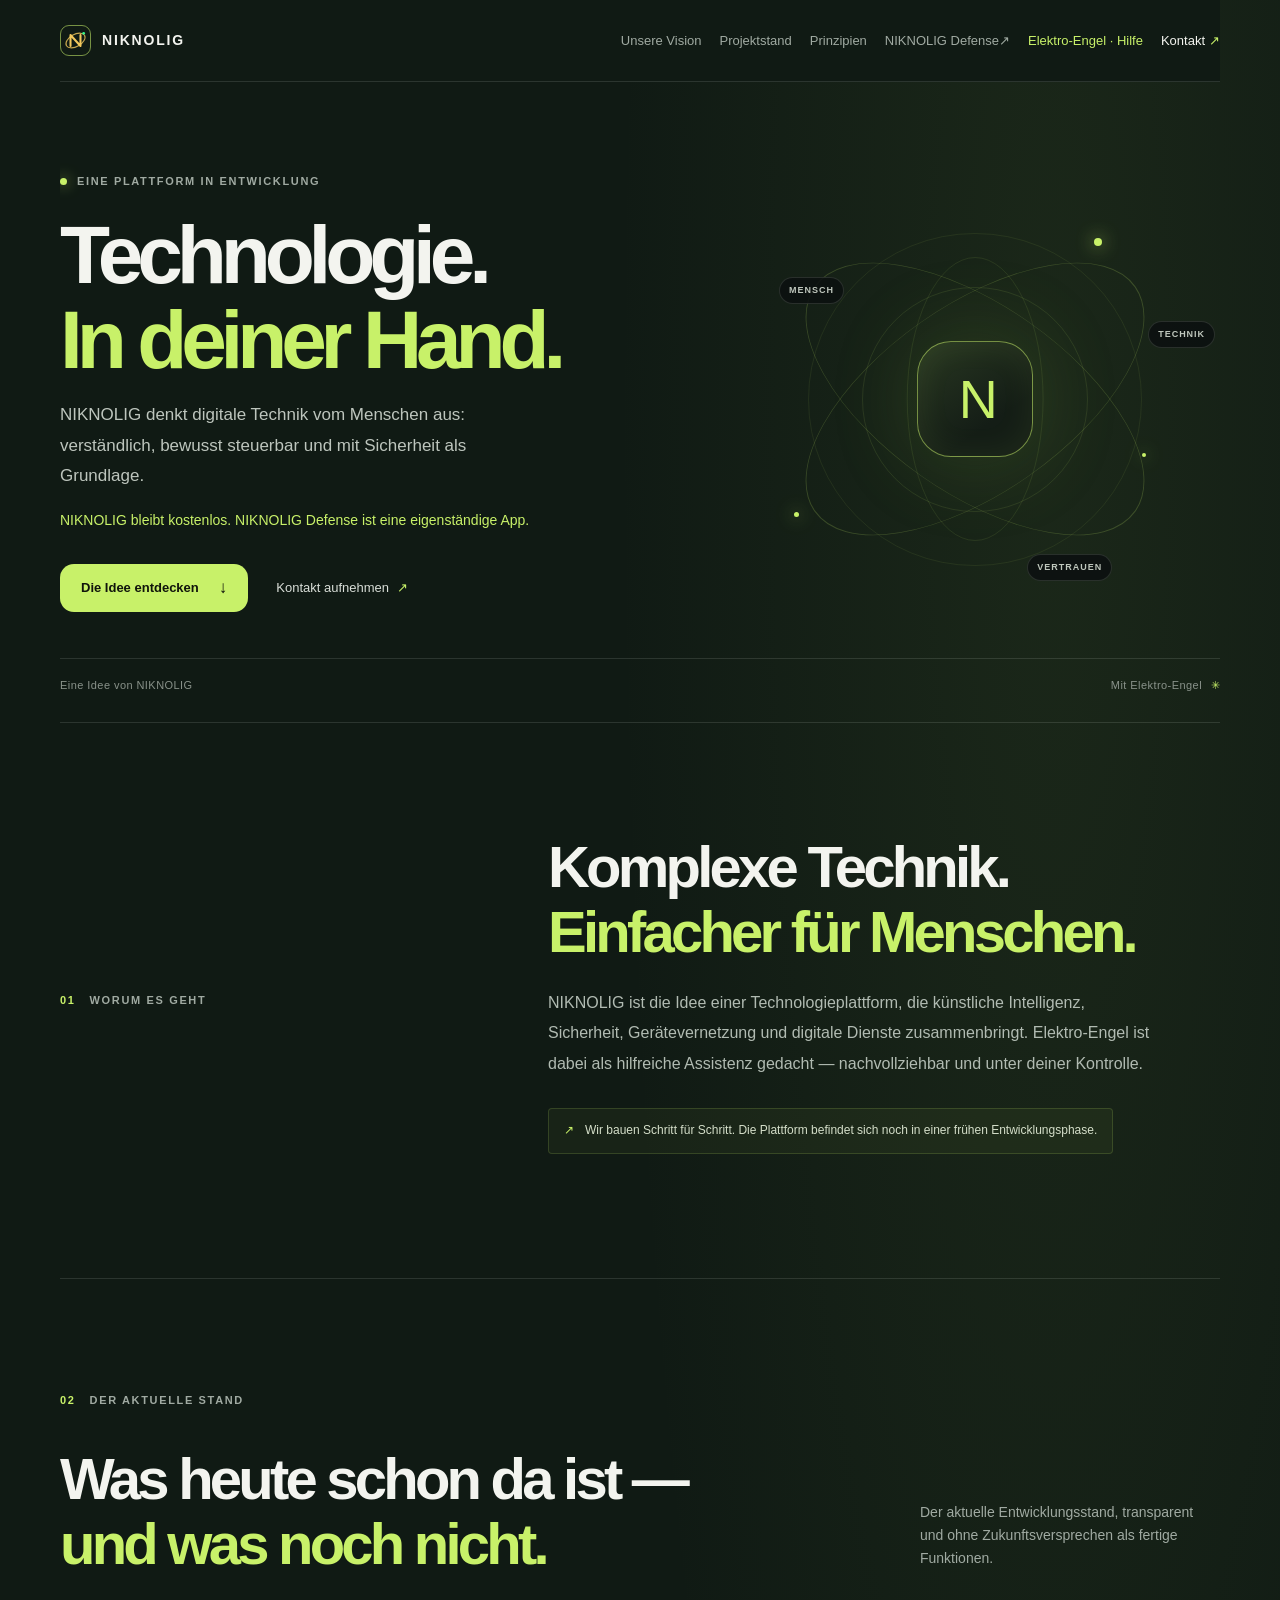
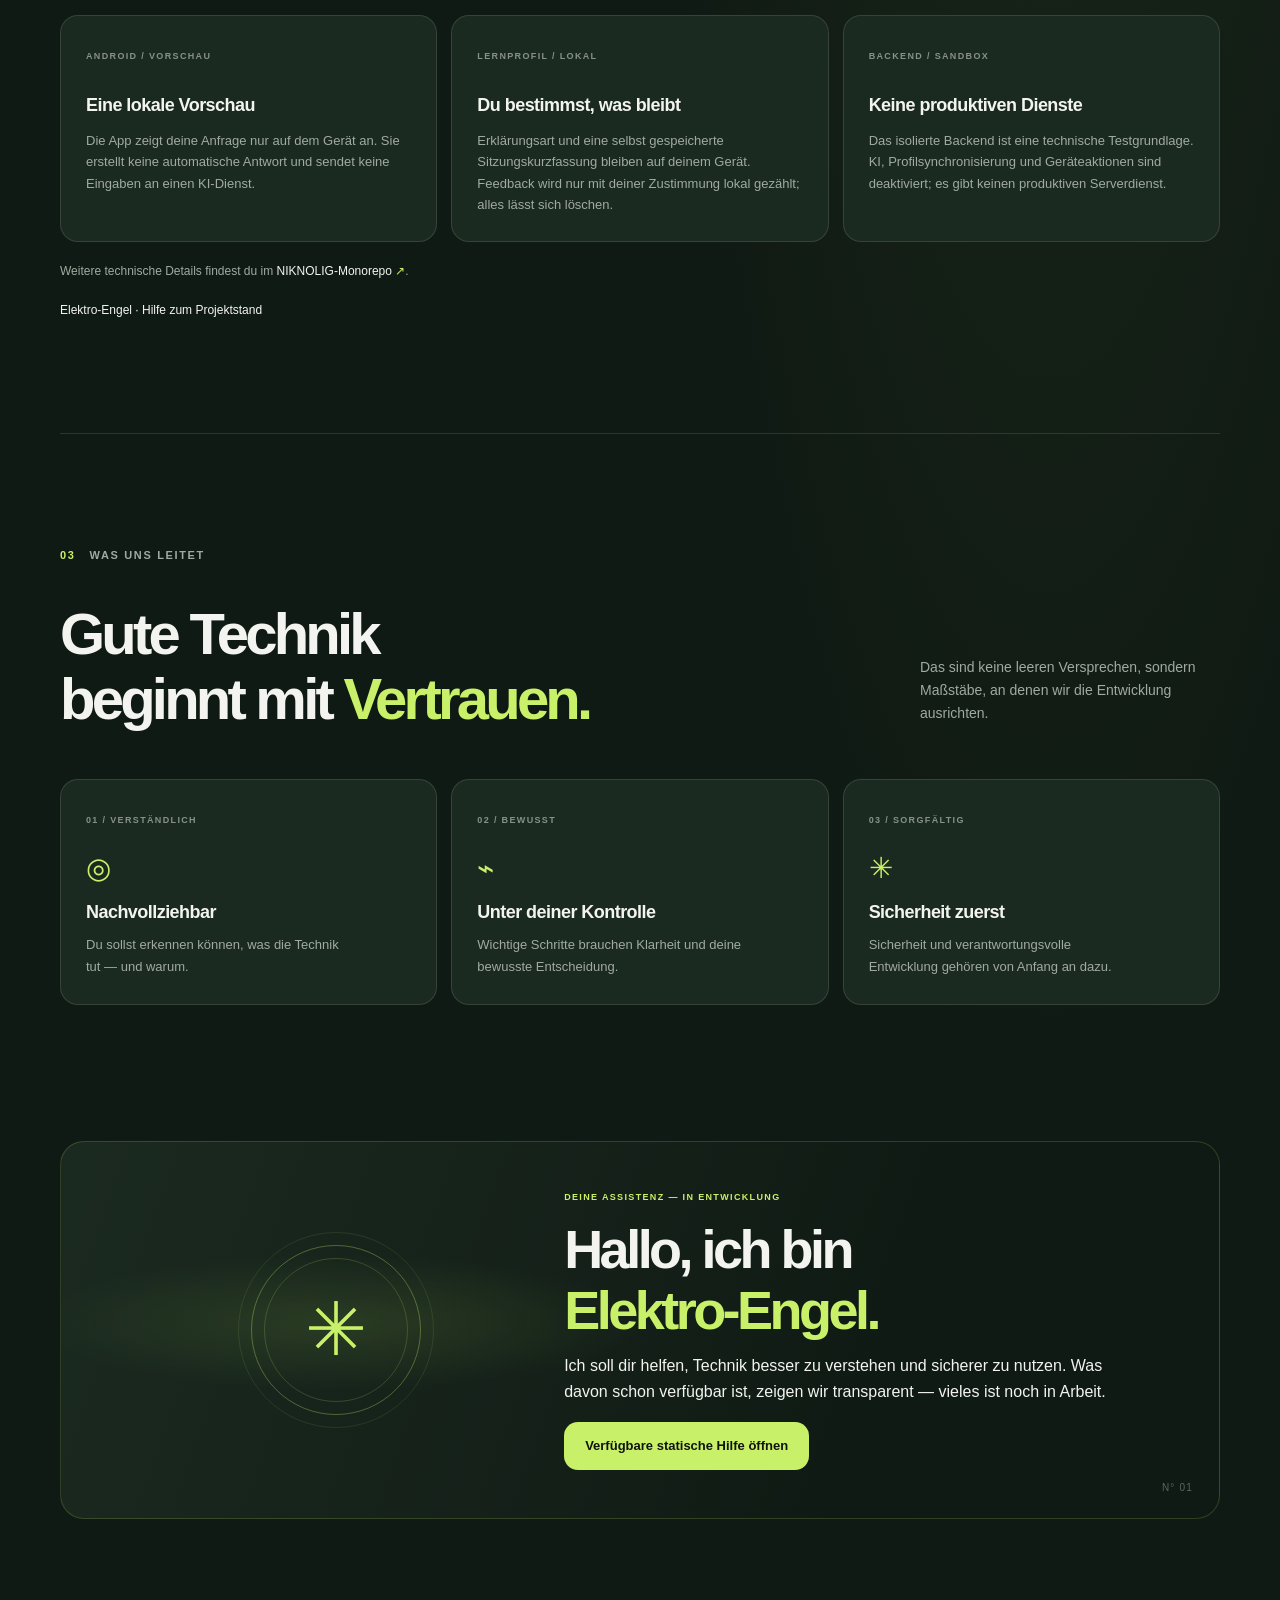
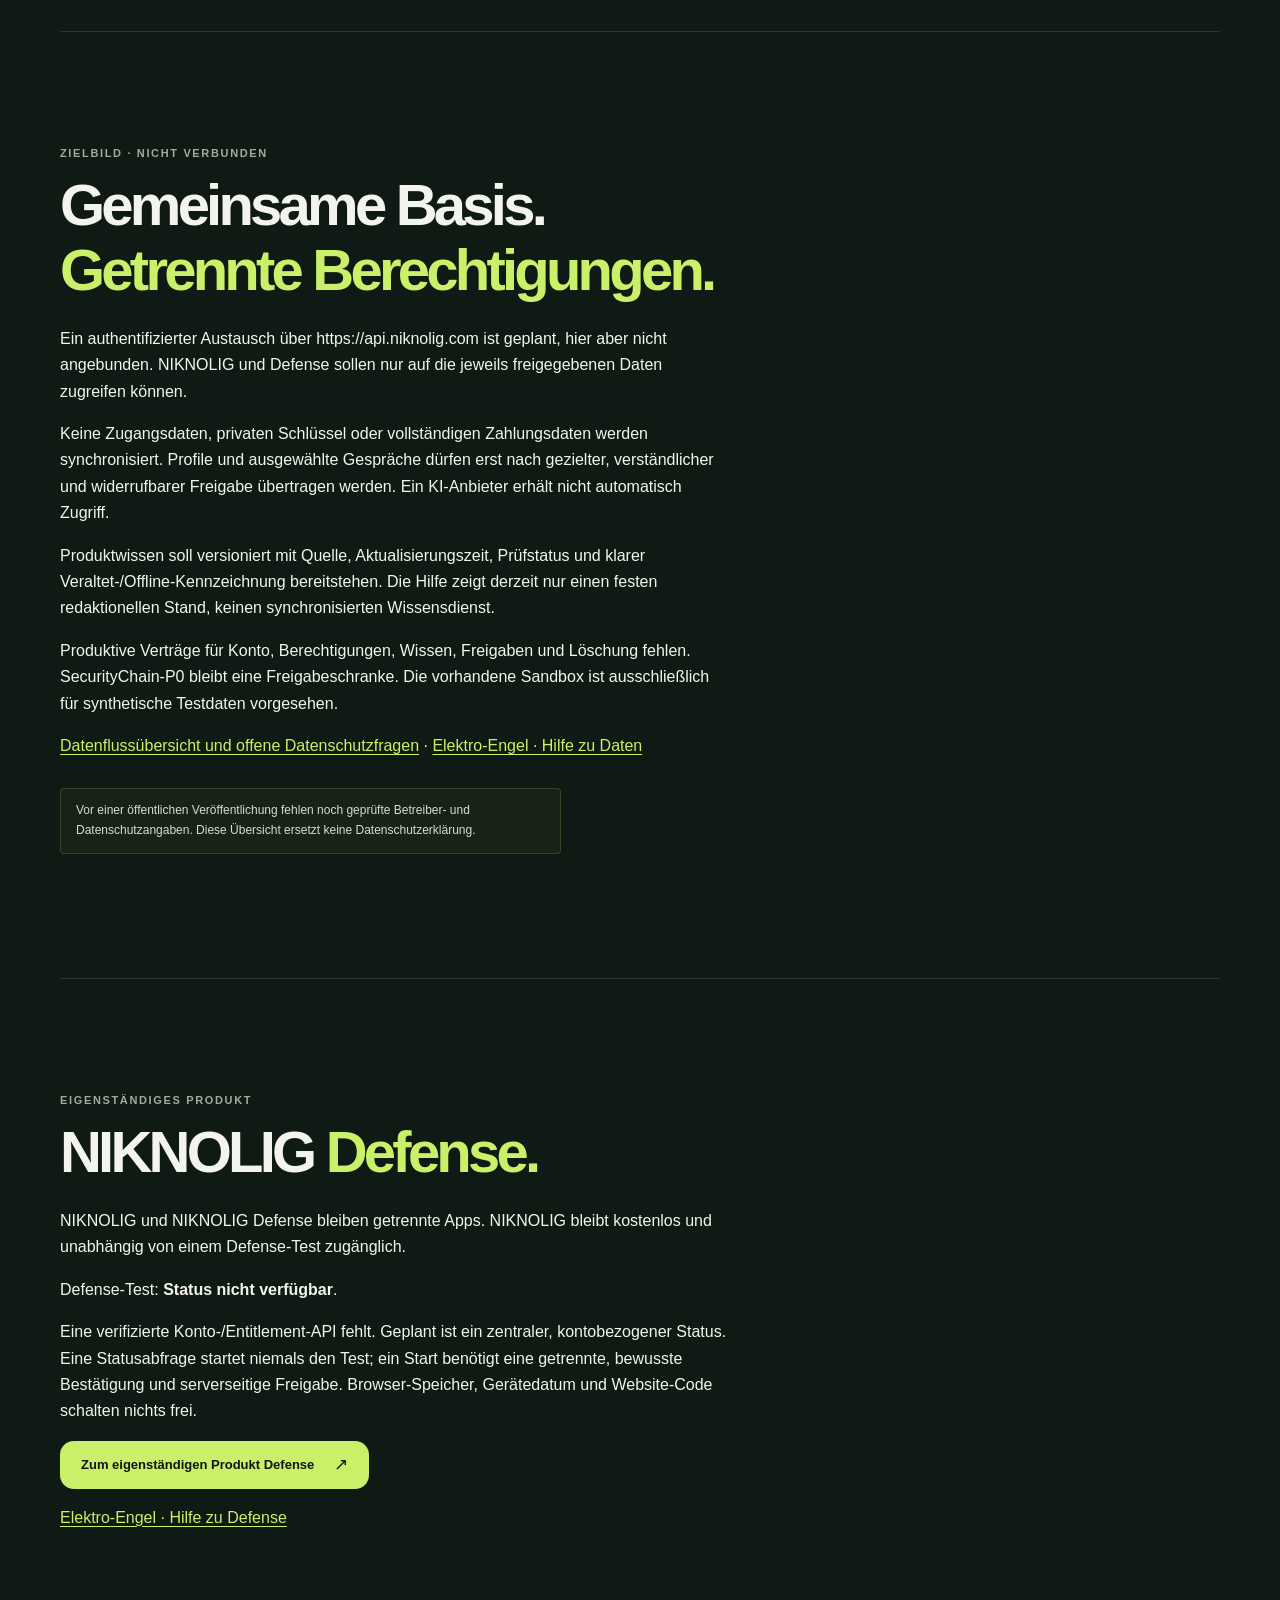
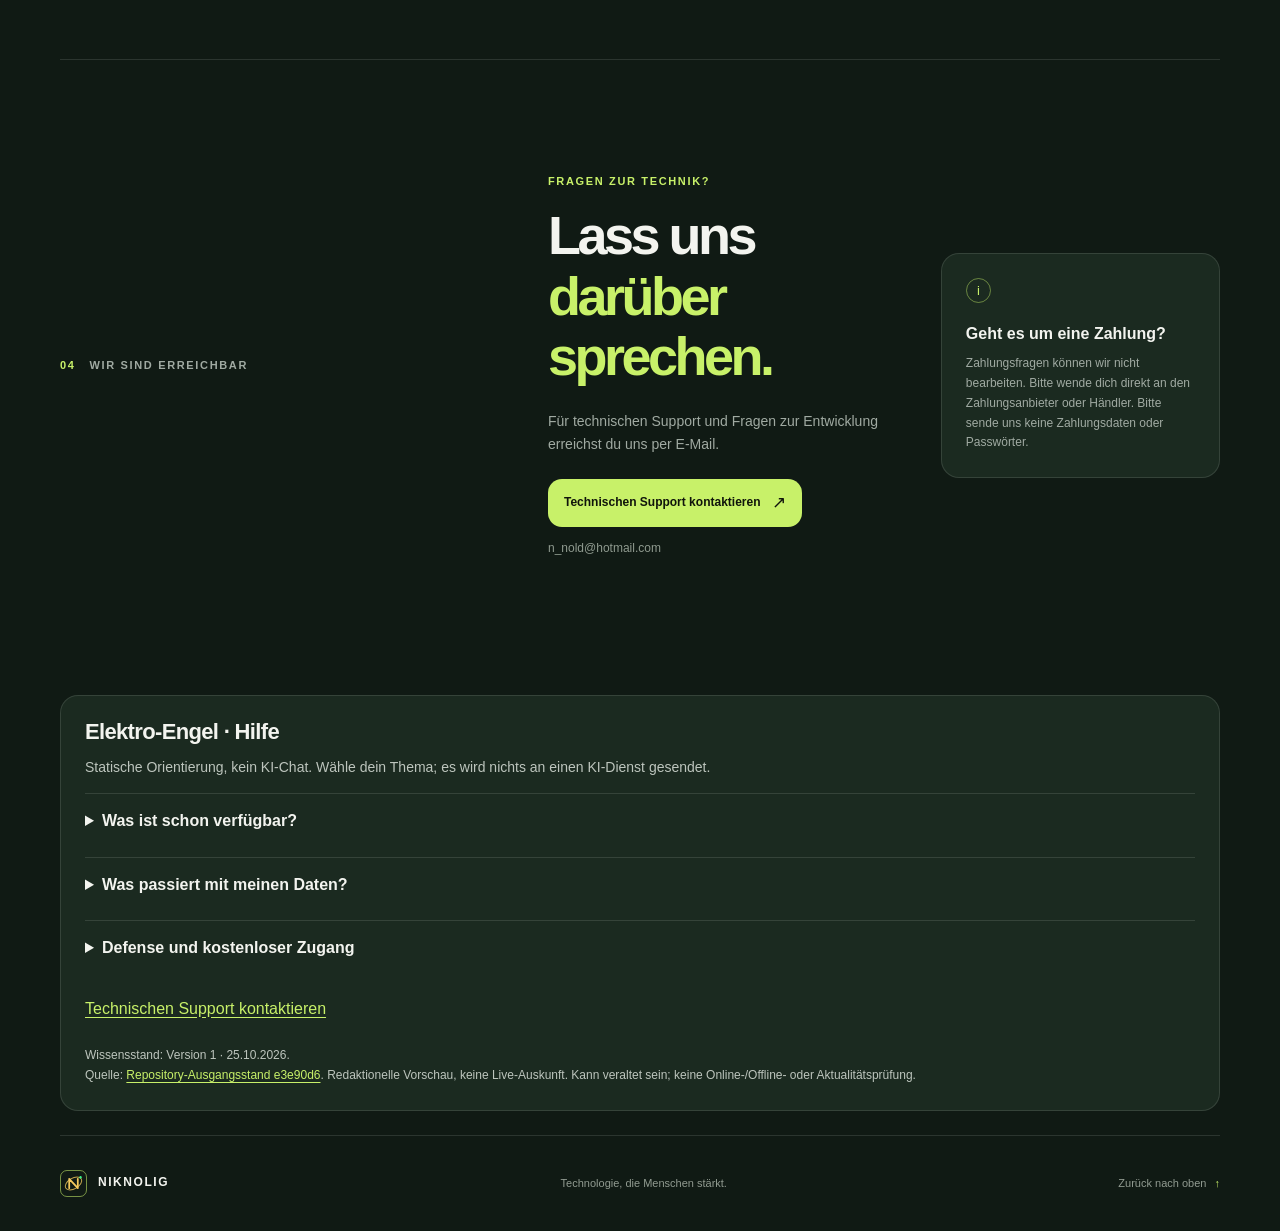
<file: index.html>
<!doctype html>
<html lang="de">
<head>
    <meta charset="utf-8">
    <meta name="viewport" content="width=device-width, initial-scale=1">
    <meta name="theme-color" content="#101A14">
    <meta name="description" content="NIKNOLIG entwickelt mit Elektro-Engel eine verständliche, kontrollierbare Technologieplattform.">
    <title>NIKNOLIG — Technologie, die dir gehört</title>
    <link rel="icon" type="image/svg+xml" href="assets/niknolig-mark.svg">
    <link rel="stylesheet" href="styles.css">
</head>
<body>
    <a class="skip-link" href="#main">Zum Inhalt springen</a>
    <header class="site-header">
        <a class="brand" href="#start" aria-label="NIKNOLIG Startseite">
            <span class="brand-mark" aria-hidden="true"><img src="assets/niknolig-mark.svg" alt=""></span>
            <span>NIKNOLIG</span>
        </a>
        <nav aria-label="Hauptnavigation">
            <a class="nav-vision" href="#vision">Unsere Vision</a>
            <a class="nav-status" href="#projektstand">Projektstand</a>
            <a class="nav-principles" href="#prinzipien">Prinzipien</a>
            <a href="https://defense.niknolig.com/">NIKNOLIG Defense <span aria-hidden="true">↗</span></a>
            <a class="nav-help" href="#hilfe">Elektro-Engel · Hilfe</a>
            <a class="nav-contact" href="#kontakt">Kontakt <span aria-hidden="true">↗</span></a>
        </nav>
    </header>

    <div class="page-layout">
    <main id="main" tabindex="-1">
        <section class="hero section-wrap" id="start" aria-labelledby="hero-title">
            <div class="hero-copy">
                <p class="eyebrow"><span class="status-dot" aria-hidden="true"></span> Eine Plattform in Entwicklung</p>
                <h1 id="hero-title">Technologie.<br><span>In deiner Hand.</span></h1>
                <p class="hero-intro">NIKNOLIG denkt digitale Technik vom Menschen aus: verständlich, bewusst steuerbar und mit Sicherheit als Grundlage.</p>
                <p class="product-note">NIKNOLIG bleibt kostenlos. NIKNOLIG Defense ist eine eigenständige App.</p>
                <div class="hero-actions">
                    <a class="button button-primary" href="#vision">Die Idee entdecken <span aria-hidden="true">↓</span></a>
                    <a class="text-link" href="#kontakt">Kontakt aufnehmen <span aria-hidden="true">↗</span></a>
                </div>
            </div>
            <div class="hero-art" aria-hidden="true">
                <div class="orbit orbit-one"></div>
                <div class="orbit orbit-two"></div>
                <div class="orbit orbit-three"></div>
                <div class="core"><span>N</span></div>
                <span class="orbit-label label-one">MENSCH</span>
                <span class="orbit-label label-two">TECHNIK</span>
                <span class="orbit-label label-three">VERTRAUEN</span>
                <span class="spark spark-one"></span>
                <span class="spark spark-two"></span>
                <span class="spark spark-three"></span>
            </div>
            <div class="hero-foot">
                <span>Eine Idee von NIKNOLIG</span>
                <span>Mit Elektro-Engel <span aria-hidden="true">✳</span></span>
            </div>
        </section>

        <section class="vision section-wrap section-block" id="vision" aria-labelledby="vision-title">
            <div class="section-kicker"><span>01</span> Worum es geht</div>
            <div class="vision-content">
                <h2 id="vision-title">Komplexe Technik.<br><span>Einfacher für Menschen.</span></h2>
                <p>NIKNOLIG ist die Idee einer Technologieplattform, die künstliche Intelligenz, Sicherheit, Gerätevernetzung und digitale Dienste zusammenbringt. Elektro-Engel ist dabei als hilfreiche Assistenz gedacht — nachvollziehbar und unter deiner Kontrolle.</p>
                <p class="note"><span aria-hidden="true">↗</span> Wir bauen Schritt für Schritt. Die Plattform befindet sich noch in einer frühen Entwicklungsphase.</p>
            </div>
        </section>

        <section class="project-status section-wrap section-block" id="projektstand" aria-labelledby="project-status-title">
            <div class="section-kicker"><span>02</span> Der aktuelle Stand</div>
            <div class="project-status-content">
                <div class="project-status-heading">
                    <h2 id="project-status-title">Was heute schon da ist —<br><span>und was noch nicht.</span></h2>
                    <p>Der aktuelle Entwicklungsstand, transparent und ohne Zukunftsversprechen als fertige Funktionen.</p>
                </div>
                <div class="status-grid">
                    <article class="status-card">
                        <span class="card-number">ANDROID / VORSCHAU</span>
                        <h3>Eine lokale Vorschau</h3>
                        <p>Die App zeigt deine Anfrage nur auf dem Gerät an. Sie erstellt keine automatische Antwort und sendet keine Eingaben an einen KI-Dienst.</p>
                    </article>
                    <article class="status-card">
                        <span class="card-number">LERNPROFIL / LOKAL</span>
                        <h3>Du bestimmst, was bleibt</h3>
                        <p>Erklärungsart und eine selbst gespeicherte Sitzungskurzfassung bleiben auf deinem Gerät. Feedback wird nur mit deiner Zustimmung lokal gezählt; alles lässt sich löschen.</p>
                    </article>
                    <article class="status-card">
                        <span class="card-number">BACKEND / SANDBOX</span>
                        <h3>Keine produktiven Dienste</h3>
                        <p>Das isolierte Backend ist eine technische Testgrundlage. KI, Profilsynchronisierung und Geräteaktionen sind deaktiviert; es gibt keinen produktiven Serverdienst.</p>
                    </article>
                </div>
                <p class="project-status-source">Weitere technische Details findest du im <a href="https://github.com/nikolausnold/NIKNOLIG">NIKNOLIG-Monorepo <span aria-hidden="true">↗</span></a>.</p>
                <p class="project-status-source"><a href="#hilfe">Elektro-Engel · Hilfe zum Projektstand</a></p>
            </div>
        </section>

        <section class="principles section-wrap section-block" id="prinzipien" aria-labelledby="principles-title">
            <div class="section-kicker"><span>03</span> Was uns leitet</div>
            <div class="principles-heading">
                <h2 id="principles-title">Gute Technik<br>beginnt mit <span>Vertrauen.</span></h2>
                <p>Das sind keine leeren Versprechen, sondern Maßstäbe, an denen wir die Entwicklung ausrichten.</p>
            </div>
            <div class="principle-grid">
                <article class="principle-card">
                    <span class="card-number">01 / VERSTÄNDLICH</span>
                    <span class="card-icon" aria-hidden="true">◎</span>
                    <h3>Nachvollziehbar</h3>
                    <p>Du sollst erkennen können, was die Technik tut — und warum.</p>
                </article>
                <article class="principle-card">
                    <span class="card-number">02 / BEWUSST</span>
                    <span class="card-icon" aria-hidden="true">⌁</span>
                    <h3>Unter deiner Kontrolle</h3>
                    <p>Wichtige Schritte brauchen Klarheit und deine bewusste Entscheidung.</p>
                </article>
                <article class="principle-card">
                    <span class="card-number">03 / SORGFÄLTIG</span>
                    <span class="card-icon" aria-hidden="true">✳</span>
                    <h3>Sicherheit zuerst</h3>
                    <p>Sicherheit und verantwortungsvolle Entwicklung gehören von Anfang an dazu.</p>
                </article>
            </div>
        </section>

        <section class="assistant section-wrap section-block" aria-labelledby="assistant-title">
            <div class="assistant-panel">
                <div class="assistant-symbol" aria-hidden="true"><span>✳</span></div>
                <div>
                    <p class="eyebrow">Deine Assistenz — in Entwicklung</p>
                    <h2 id="assistant-title">Hallo, ich bin<br><span>Elektro-Engel.</span></h2>
                    <p>Ich soll dir helfen, Technik besser zu verstehen und sicherer zu nutzen. Was davon schon verfügbar ist, zeigen wir transparent — vieles ist noch in Arbeit.</p>
                    <p><a class="button button-primary" href="#hilfe">Verfügbare statische Hilfe öffnen</a></p>
                </div>
                <span class="assistant-index" aria-hidden="true">N° 01</span>
            </div>
        </section>

        <section class="section-wrap section-block information" id="daten" aria-labelledby="data-title">
            <p class="eyebrow">Zielbild · nicht verbunden</p>
            <h2 id="data-title">Gemeinsame Basis.<br><span>Getrennte Berechtigungen.</span></h2>
            <p>Ein authentifizierter Austausch über <span class="api-origin">https://api.niknolig.com</span> ist geplant, hier aber nicht angebunden. NIKNOLIG und Defense sollen nur auf die jeweils freigegebenen Daten zugreifen können.</p>
            <p>Keine Zugangsdaten, privaten Schlüssel oder vollständigen Zahlungsdaten werden synchronisiert. Profile und ausgewählte Gespräche dürfen erst nach gezielter, verständlicher und widerrufbarer Freigabe übertragen werden. Ein KI-Anbieter erhält nicht automatisch Zugriff.</p>
            <p>Produktwissen soll versioniert mit Quelle, Aktualisierungszeit, Prüfstatus und klarer Veraltet-/Offline-Kennzeichnung bereitstehen. Die Hilfe zeigt derzeit nur einen festen redaktionellen Stand, keinen synchronisierten Wissensdienst.</p>
            <p>Produktive Verträge für Konto, Berechtigungen, Wissen, Freigaben und Löschung fehlen. SecurityChain-P0 bleibt eine Freigabeschranke. Die vorhandene Sandbox ist ausschließlich für synthetische Testdaten vorgesehen.</p>
            <p><a href="https://github.com/nikolausnold/NIKNOLIG#gemeinsame-datenbasis--zielbild">Datenflussübersicht und offene Datenschutzfragen</a> · <a href="#hilfe">Elektro-Engel · Hilfe zu Daten</a></p>
            <p class="note">Vor einer öffentlichen Veröffentlichung fehlen noch geprüfte Betreiber- und Datenschutzangaben. Diese Übersicht ersetzt keine Datenschutzerklärung.</p>
        </section>

        <section class="section-wrap section-block information" id="defense" aria-labelledby="defense-title">
            <p class="eyebrow">Eigenständiges Produkt</p>
            <h2 id="defense-title">NIKNOLIG <span>Defense.</span></h2>
            <p>NIKNOLIG und NIKNOLIG Defense bleiben getrennte Apps. NIKNOLIG bleibt kostenlos und unabhängig von einem Defense-Test zugänglich.</p>
            <p>Defense-Test: <strong>Status nicht verfügbar</strong>.</p>
            <p>Eine verifizierte Konto-/Entitlement-API fehlt. Geplant ist ein zentraler, kontobezogener Status. Eine Statusabfrage startet niemals den Test; ein Start benötigt eine getrennte, bewusste Bestätigung und serverseitige Freigabe. Browser-Speicher, Gerätedatum und Website-Code schalten nichts frei.</p>
            <p><a class="button button-primary" href="https://defense.niknolig.com/">Zum eigenständigen Produkt Defense <span aria-hidden="true">↗</span></a></p>
            <p><a href="#hilfe">Elektro-Engel · Hilfe zu Defense</a></p>
        </section>

        <section class="contact section-wrap section-block" id="kontakt" aria-labelledby="contact-title">
            <div class="section-kicker"><span>04</span> Wir sind erreichbar</div>
            <div class="contact-content">
                <div>
                    <p class="eyebrow">Fragen zur Technik?</p>
                    <h2 id="contact-title">Lass uns<br><span>darüber sprechen.</span></h2>
                    <p class="contact-copy">Für technischen Support und Fragen zur Entwicklung erreichst du uns per E-Mail.</p>
                    <a class="button button-primary" href="mailto:n_nold@hotmail.com?subject=Technische%20Anfrage%20%E2%80%93%20NIKNOLIG&body=Bitte%20beschreibe%20dein%20technisches%20Anliegen.%20Sende%20keine%20Passw%C3%B6rter%20oder%20Zahlungsdaten.">Technischen Support kontaktieren <span aria-hidden="true">↗</span></a>
                    <p class="email-address">n_nold@hotmail.com</p>
                </div>
                <aside class="payment-note" aria-label="Hinweis zu Zahlungsfragen">
                    <span class="payment-icon" aria-hidden="true">i</span>
                    <h3>Geht es um eine Zahlung?</h3>
                    <p>Zahlungsfragen können wir nicht bearbeiten. Bitte wende dich direkt an den Zahlungsanbieter oder Händler. Bitte sende uns keine Zahlungsdaten oder Passwörter.</p>
                </aside>
            </div>
        </section>
    </main>
    <aside class="help-panel" id="hilfe" aria-labelledby="help-title" tabindex="-1">
        <h2 id="help-title">Elektro-Engel · Hilfe</h2>
        <p>Statische Orientierung, kein KI-Chat. Wähle dein Thema; es wird nichts an einen KI-Dienst gesendet.</p>
        <details>
            <summary>Was ist schon verfügbar?</summary>
            <p>Hier findest du Informationen und den E-Mail-Support. Die Apps sind lokale Vorschauen. Automatische Assistenz und Synchronisierung sind nicht verfügbar.</p>
            <a href="#projektstand">Zum Projektstand</a>
        </details>
        <details>
            <summary>Was passiert mit meinen Daten?</summary>
            <p>Diese Hilfe verwendet keine Profile, Cookies oder Browser-Speicher und stellt keine API-Anfragen. Beim Seitenabruf fallen technisch Verbindungsdaten beim Hosting an.</p>
            <p>Gemeinsame Kontodaten sind nur geplant. Optionale Freigaben sollen Inhalt, Zweck, Empfänger und Dauer nennen, einzeln wählbar und widerrufbar sein. Keine pauschale Weitergabe an Elektro-Engel oder KI-Anbieter.</p>
            <a href="#daten">Zu Datenbasis und Grenzen</a>
        </details>
        <details>
            <summary>Defense und kostenloser Zugang</summary>
            <p>NIKNOLIG bleibt kostenlos. Defense ist eine getrennte App. Ein Defense-Test oder dessen Ablauf sperrt NIKNOLIG nicht.</p>
            <p>Defense-Test: <strong>Status nicht verfügbar</strong>. Es gibt hier keine verifizierte Konto-/Entitlement-API. Das Öffnen dieser Hilfe startet keinen Test.</p>
            <a href="#defense">Zu NIKNOLIG Defense</a>
        </details>
        <a class="help-contact" href="#kontakt">Technischen Support kontaktieren</a>
        <p class="knowledge-note">Wissensstand: Version 1 · <time datetime="2026-10-25">25.10.2026</time>.<br>Quelle: <a href="https://github.com/nikolausnold/NIKNOLIG/blob/e3e90d680558fa7b72bfe52fbc0e925284598f6b/README.md">Repository-Ausgangsstand e3e90d6</a>. Redaktionelle Vorschau, keine Live-Auskunft. Kann veraltet sein; keine Online-/Offline- oder Aktualitätsprüfung.</p>
    </aside>
    </div>

    <footer class="site-footer">
        <a class="brand" href="#start" aria-label="NIKNOLIG — zurück zum Anfang">
            <span class="brand-mark" aria-hidden="true"><img src="assets/niknolig-mark.svg" alt=""></span>
            <span>NIKNOLIG</span>
        </a>
        <p>Technologie, die Menschen stärkt.</p>
        <a class="back-top" href="#start">Zurück nach oben <span aria-hidden="true">↑</span></a>
    </footer>
</body>
</html>
</file>
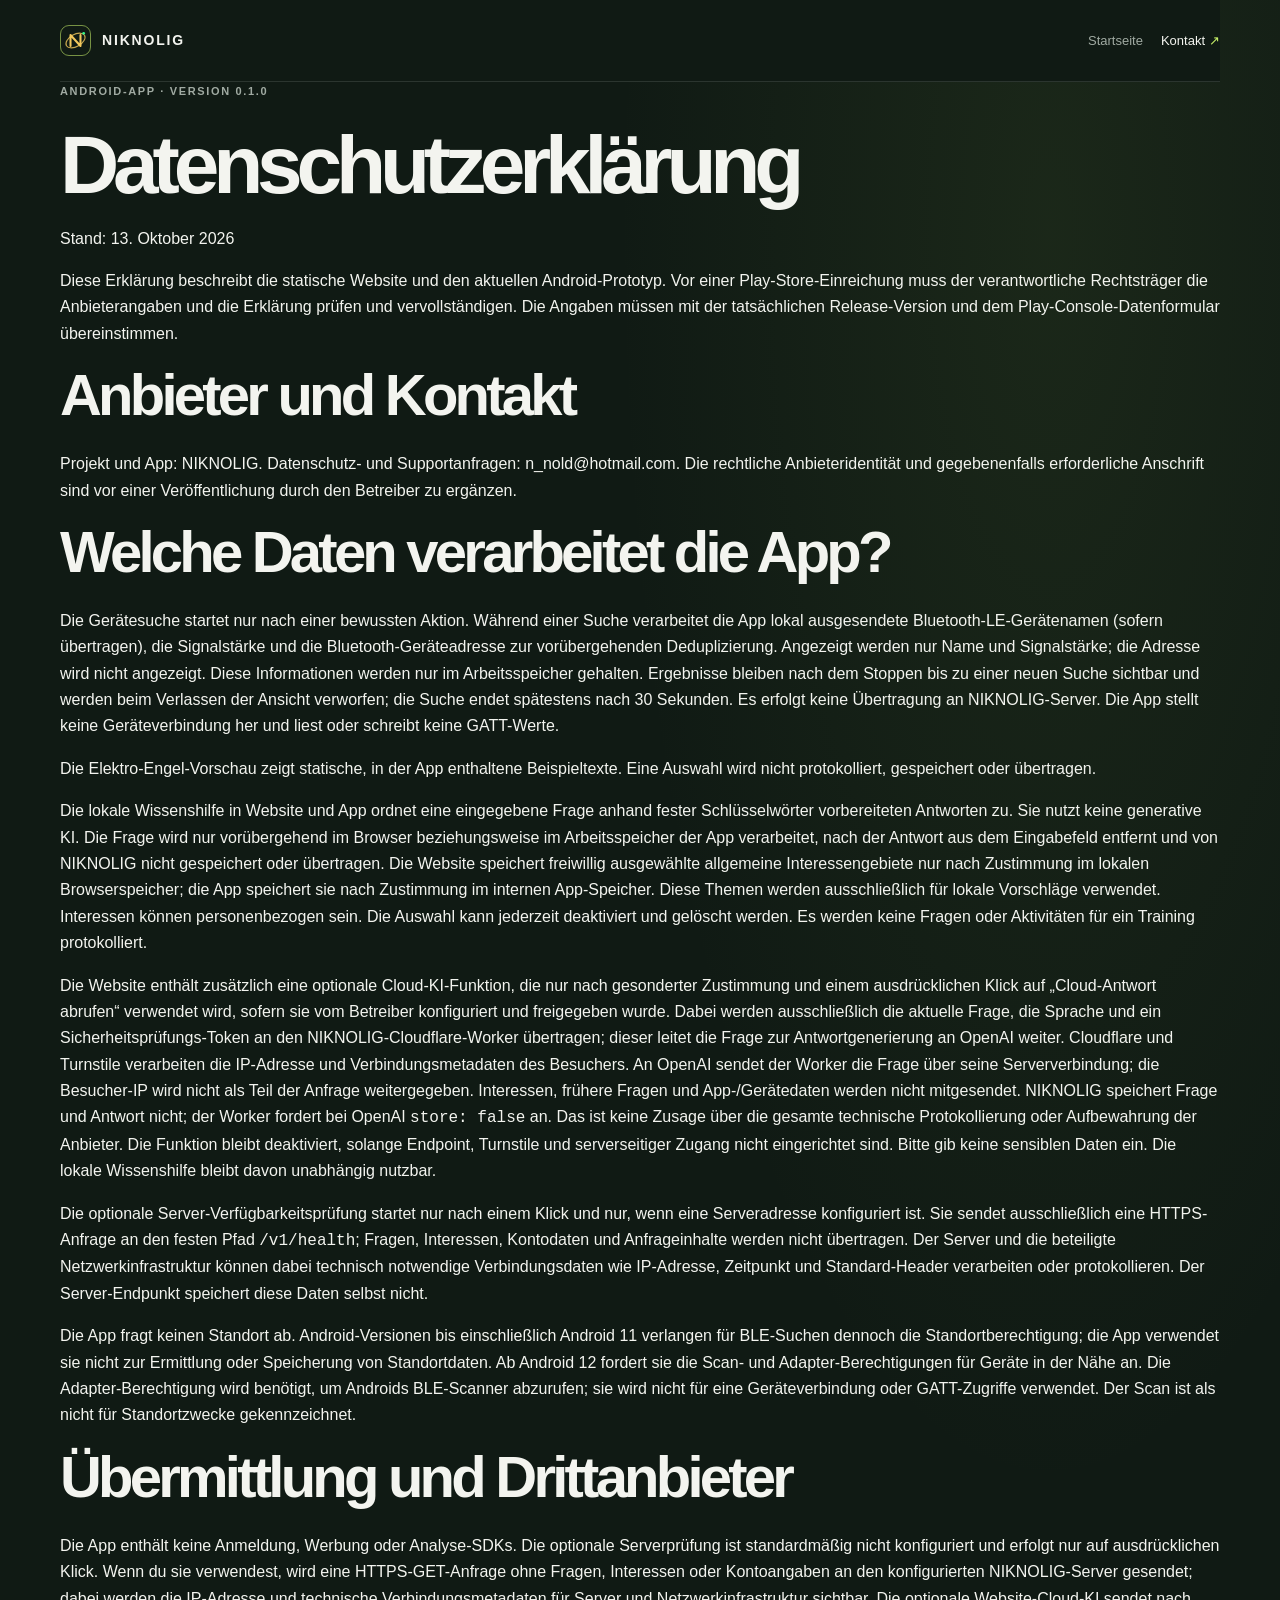
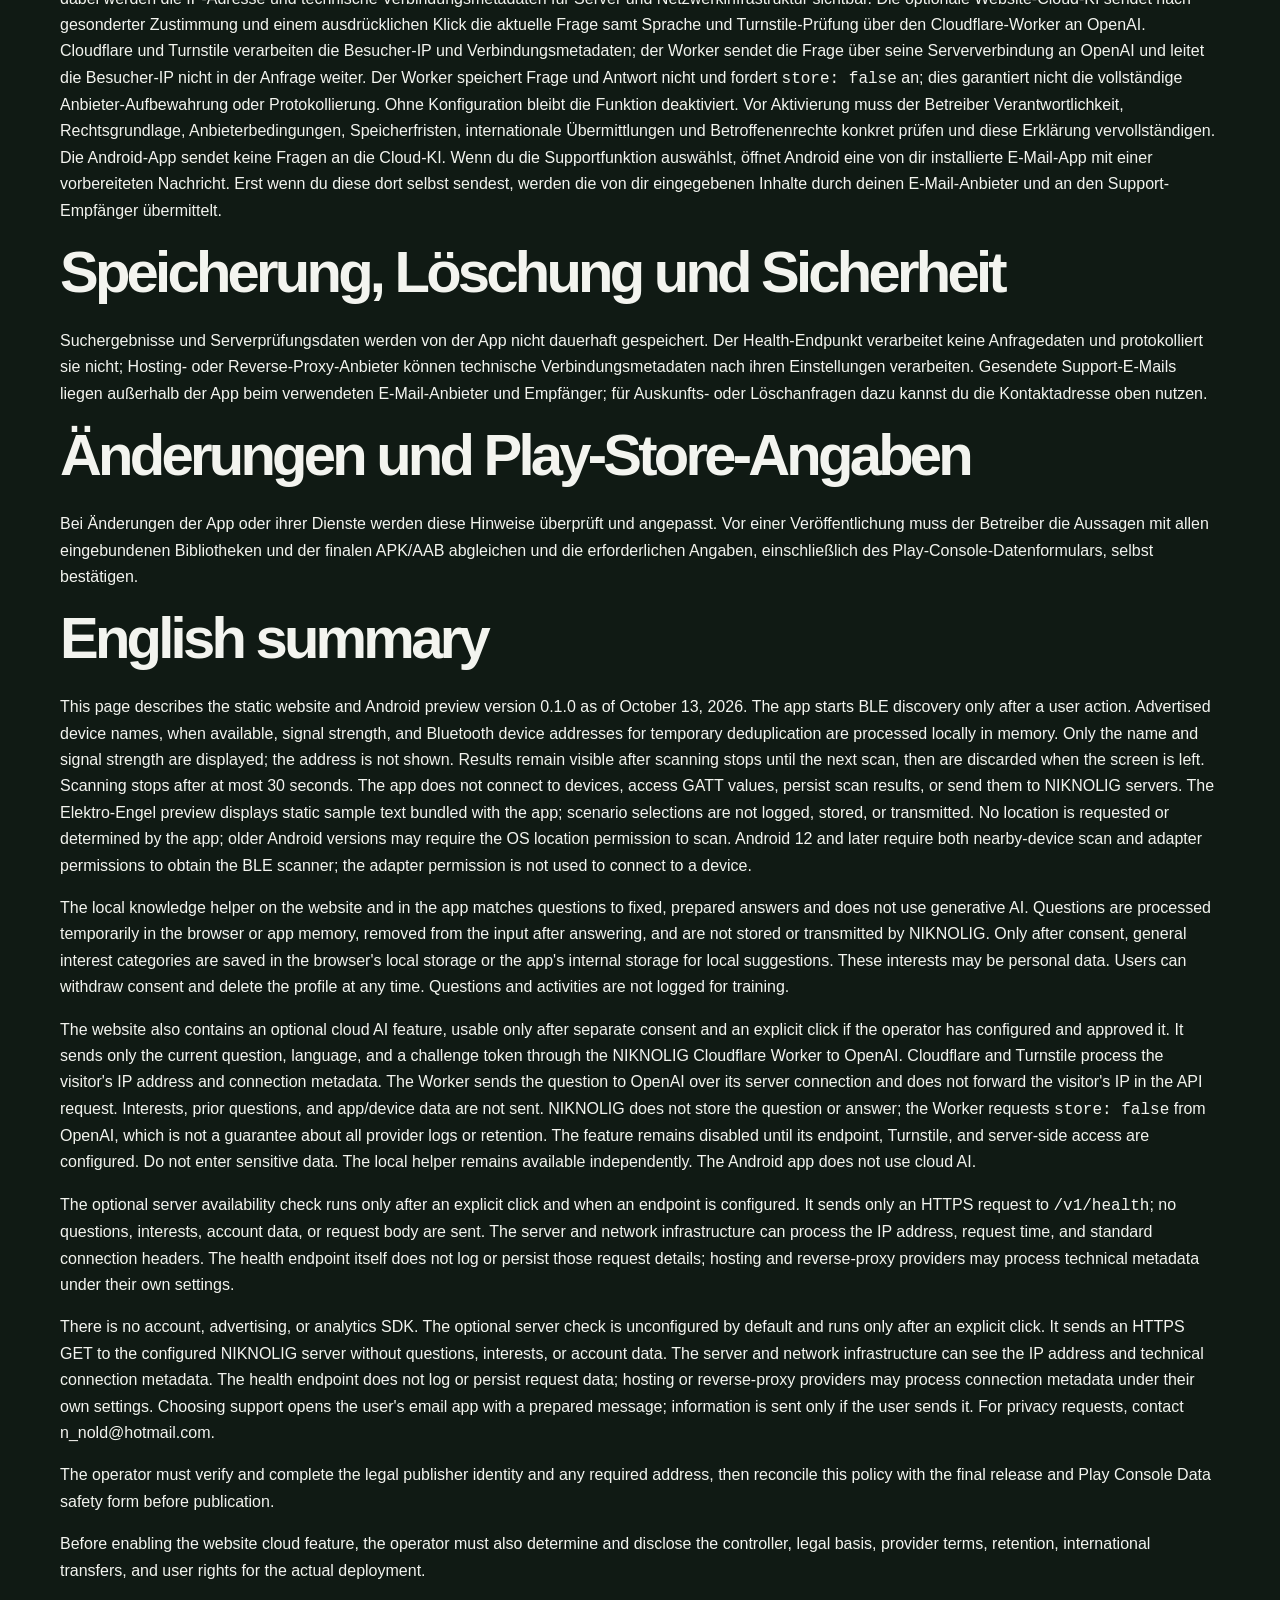
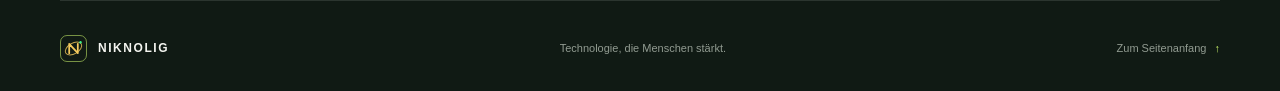
<file: privacy.html>
<!doctype html>
<html lang="de">
<head>
    <meta charset="utf-8">
    <meta name="viewport" content="width=device-width, initial-scale=1">
    <meta name="theme-color" content="#0c1110">
    <meta name="description" content="Datenschutzhinweise zur NIKNOLIG-Website und Android-Vorschau.">
    <title>Datenschutzerklärung — NIKNOLIG</title>
    <link rel="canonical" href="https://nikolausnold.github.io/NIKNOLIG/privacy.html">
    <link rel="icon" type="image/svg+xml" href="assets/niknolig-mark.svg">
    <link rel="stylesheet" href="styles.css">
</head>
<body>
    <a class="skip-link" href="#main">Zum Inhalt springen</a>
    <header class="site-header">
        <a class="brand" href="index.html" aria-label="NIKNOLIG Startseite">
            <span class="brand-mark" aria-hidden="true"><img src="assets/niknolig-mark.svg" alt=""></span>
            <span>NIKNOLIG</span>
        </a>
        <nav aria-label="Hauptnavigation">
            <a href="index.html">Startseite</a>
            <a class="nav-contact" href="mailto:n_nold@hotmail.com">Kontakt <span aria-hidden="true">↗</span></a>
        </nav>
    </header>
    <main id="main" class="section-wrap legal-page">
        <p class="eyebrow">Android-App · Version 0.1.0</p>
        <h1>Datenschutzerklärung</h1>
        <p class="legal-updated">Stand: 13. Oktober 2026</p>
        <p class="legal-note">Diese Erklärung beschreibt die statische Website und den aktuellen Android-Prototyp. Vor einer Play-Store-Einreichung muss der verantwortliche Rechtsträger die Anbieterangaben und die Erklärung prüfen und vervollständigen. Die Angaben müssen mit der tatsächlichen Release-Version und dem Play-Console-Datenformular übereinstimmen.</p>

        <section class="legal-section" aria-labelledby="anbieter">
            <h2 id="anbieter">Anbieter und Kontakt</h2>
            <p>Projekt und App: NIKNOLIG. Datenschutz- und Supportanfragen: <a class="legal-contact" href="mailto:n_nold@hotmail.com">n_nold@hotmail.com</a>. Die rechtliche Anbieteridentität und gegebenenfalls erforderliche Anschrift sind vor einer Veröffentlichung durch den Betreiber zu ergänzen.</p>
        </section>

        <section class="legal-section" aria-labelledby="daten">
            <h2 id="daten">Welche Daten verarbeitet die App?</h2>
            <p>Die Gerätesuche startet nur nach einer bewussten Aktion. Während einer Suche verarbeitet die App lokal ausgesendete Bluetooth-LE-Gerätenamen (sofern übertragen), die Signalstärke und die Bluetooth-Geräteadresse zur vorübergehenden Deduplizierung. Angezeigt werden nur Name und Signalstärke; die Adresse wird nicht angezeigt. Diese Informationen werden nur im Arbeitsspeicher gehalten. Ergebnisse bleiben nach dem Stoppen bis zu einer neuen Suche sichtbar und werden beim Verlassen der Ansicht verworfen; die Suche endet spätestens nach 30 Sekunden. Es erfolgt keine Übertragung an NIKNOLIG-Server. Die App stellt keine Geräteverbindung her und liest oder schreibt keine GATT-Werte.</p>
            <p>Die Elektro-Engel-Vorschau zeigt statische, in der App enthaltene Beispieltexte. Eine Auswahl wird nicht protokolliert, gespeichert oder übertragen.</p>
            <p>Die lokale Wissenshilfe in Website und App ordnet eine eingegebene Frage anhand fester Schlüsselwörter vorbereiteten Antworten zu. Sie nutzt keine generative KI. Die Frage wird nur vorübergehend im Browser beziehungsweise im Arbeitsspeicher der App verarbeitet, nach der Antwort aus dem Eingabefeld entfernt und von NIKNOLIG nicht gespeichert oder übertragen. Die Website speichert freiwillig ausgewählte allgemeine Interessengebiete nur nach Zustimmung im lokalen Browserspeicher; die App speichert sie nach Zustimmung im internen App-Speicher. Diese Themen werden ausschließlich für lokale Vorschläge verwendet. Interessen können personenbezogen sein. Die Auswahl kann jederzeit deaktiviert und gelöscht werden. Es werden keine Fragen oder Aktivitäten für ein Training protokolliert.</p>
            <p>Die Website enthält zusätzlich eine optionale Cloud-KI-Funktion, die nur nach gesonderter Zustimmung und einem ausdrücklichen Klick auf „Cloud-Antwort abrufen“ verwendet wird, sofern sie vom Betreiber konfiguriert und freigegeben wurde. Dabei werden ausschließlich die aktuelle Frage, die Sprache und ein Sicherheitsprüfungs-Token an den NIKNOLIG-Cloudflare-Worker übertragen; dieser leitet die Frage zur Antwortgenerierung an OpenAI weiter. Cloudflare und Turnstile verarbeiten die IP-Adresse und Verbindungsmetadaten des Besuchers. An OpenAI sendet der Worker die Frage über seine Serververbindung; die Besucher-IP wird nicht als Teil der Anfrage weitergegeben. Interessen, frühere Fragen und App-/Gerätedaten werden nicht mitgesendet. NIKNOLIG speichert Frage und Antwort nicht; der Worker fordert bei OpenAI <code>store: false</code> an. Das ist keine Zusage über die gesamte technische Protokollierung oder Aufbewahrung der Anbieter. Die Funktion bleibt deaktiviert, solange Endpoint, Turnstile und serverseitiger Zugang nicht eingerichtet sind. Bitte gib keine sensiblen Daten ein. Die lokale Wissenshilfe bleibt davon unabhängig nutzbar.</p>
            <p>Die optionale Server-Verfügbarkeitsprüfung startet nur nach einem Klick und nur, wenn eine Serveradresse konfiguriert ist. Sie sendet ausschließlich eine HTTPS-Anfrage an den festen Pfad <code>/v1/health</code>; Fragen, Interessen, Kontodaten und Anfrageinhalte werden nicht übertragen. Der Server und die beteiligte Netzwerkinfrastruktur können dabei technisch notwendige Verbindungsdaten wie IP-Adresse, Zeitpunkt und Standard-Header verarbeiten oder protokollieren. Der Server-Endpunkt speichert diese Daten selbst nicht.</p>
            <p>Die App fragt keinen Standort ab. Android-Versionen bis einschließlich Android 11 verlangen für BLE-Suchen dennoch die Standortberechtigung; die App verwendet sie nicht zur Ermittlung oder Speicherung von Standortdaten. Ab Android 12 fordert sie die Scan- und Adapter-Berechtigungen für Geräte in der Nähe an. Die Adapter-Berechtigung wird benötigt, um Androids BLE-Scanner abzurufen; sie wird nicht für eine Geräteverbindung oder GATT-Zugriffe verwendet. Der Scan ist als nicht für Standortzwecke gekennzeichnet.</p>
        </section>

        <section class="legal-section" aria-labelledby="uebermittlung">
            <h2 id="uebermittlung">Übermittlung und Drittanbieter</h2>
            <p>Die App enthält keine Anmeldung, Werbung oder Analyse-SDKs. Die optionale Serverprüfung ist standardmäßig nicht konfiguriert und erfolgt nur auf ausdrücklichen Klick. Wenn du sie verwendest, wird eine HTTPS-GET-Anfrage ohne Fragen, Interessen oder Kontoangaben an den konfigurierten NIKNOLIG-Server gesendet; dabei werden die IP-Adresse und technische Verbindungsmetadaten für Server und Netzwerkinfrastruktur sichtbar. Die optionale Website-Cloud-KI sendet nach gesonderter Zustimmung und einem ausdrücklichen Klick die aktuelle Frage samt Sprache und Turnstile-Prüfung über den Cloudflare-Worker an OpenAI. Cloudflare und Turnstile verarbeiten die Besucher-IP und Verbindungsmetadaten; der Worker sendet die Frage über seine Serververbindung an OpenAI und leitet die Besucher-IP nicht in der Anfrage weiter. Der Worker speichert Frage und Antwort nicht und fordert <code>store: false</code> an; dies garantiert nicht die vollständige Anbieter-Aufbewahrung oder Protokollierung. Ohne Konfiguration bleibt die Funktion deaktiviert. Vor Aktivierung muss der Betreiber Verantwortlichkeit, Rechtsgrundlage, Anbieterbedingungen, Speicherfristen, internationale Übermittlungen und Betroffenenrechte konkret prüfen und diese Erklärung vervollständigen. Die Android-App sendet keine Fragen an die Cloud-KI. Wenn du die Supportfunktion auswählst, öffnet Android eine von dir installierte E-Mail-App mit einer vorbereiteten Nachricht. Erst wenn du diese dort selbst sendest, werden die von dir eingegebenen Inhalte durch deinen E-Mail-Anbieter und an den Support-Empfänger übermittelt.</p>
        </section>

        <section class="legal-section" aria-labelledby="speicherung">
            <h2 id="speicherung">Speicherung, Löschung und Sicherheit</h2>
            <p>Suchergebnisse und Serverprüfungsdaten werden von der App nicht dauerhaft gespeichert. Der Health-Endpunkt verarbeitet keine Anfragedaten und protokolliert sie nicht; Hosting- oder Reverse-Proxy-Anbieter können technische Verbindungsmetadaten nach ihren Einstellungen verarbeiten. Gesendete Support-E-Mails liegen außerhalb der App beim verwendeten E-Mail-Anbieter und Empfänger; für Auskunfts- oder Löschanfragen dazu kannst du die Kontaktadresse oben nutzen.</p>
        </section>

        <section class="legal-section" aria-labelledby="aenderungen">
            <h2 id="aenderungen">Änderungen und Play-Store-Angaben</h2>
            <p>Bei Änderungen der App oder ihrer Dienste werden diese Hinweise überprüft und angepasst. Vor einer Veröffentlichung muss der Betreiber die Aussagen mit allen eingebundenen Bibliotheken und der finalen APK/AAB abgleichen und die erforderlichen Angaben, einschließlich des Play-Console-Datenformulars, selbst bestätigen.</p>
        </section>

        <section class="legal-section" lang="en" aria-labelledby="privacy-en">
            <h2 id="privacy-en">English summary</h2>
            <p>This page describes the static website and Android preview version 0.1.0 as of October 13, 2026. The app starts BLE discovery only after a user action. Advertised device names, when available, signal strength, and Bluetooth device addresses for temporary deduplication are processed locally in memory. Only the name and signal strength are displayed; the address is not shown. Results remain visible after scanning stops until the next scan, then are discarded when the screen is left. Scanning stops after at most 30 seconds. The app does not connect to devices, access GATT values, persist scan results, or send them to NIKNOLIG servers. The Elektro-Engel preview displays static sample text bundled with the app; scenario selections are not logged, stored, or transmitted. No location is requested or determined by the app; older Android versions may require the OS location permission to scan. Android 12 and later require both nearby-device scan and adapter permissions to obtain the BLE scanner; the adapter permission is not used to connect to a device.</p>
            <p>The local knowledge helper on the website and in the app matches questions to fixed, prepared answers and does not use generative AI. Questions are processed temporarily in the browser or app memory, removed from the input after answering, and are not stored or transmitted by NIKNOLIG. Only after consent, general interest categories are saved in the browser's local storage or the app's internal storage for local suggestions. These interests may be personal data. Users can withdraw consent and delete the profile at any time. Questions and activities are not logged for training.</p>
            <p>The website also contains an optional cloud AI feature, usable only after separate consent and an explicit click if the operator has configured and approved it. It sends only the current question, language, and a challenge token through the NIKNOLIG Cloudflare Worker to OpenAI. Cloudflare and Turnstile process the visitor's IP address and connection metadata. The Worker sends the question to OpenAI over its server connection and does not forward the visitor's IP in the API request. Interests, prior questions, and app/device data are not sent. NIKNOLIG does not store the question or answer; the Worker requests <code>store: false</code> from OpenAI, which is not a guarantee about all provider logs or retention. The feature remains disabled until its endpoint, Turnstile, and server-side access are configured. Do not enter sensitive data. The local helper remains available independently. The Android app does not use cloud AI.</p>
            <p>The optional server availability check runs only after an explicit click and when an endpoint is configured. It sends only an HTTPS request to <code>/v1/health</code>; no questions, interests, account data, or request body are sent. The server and network infrastructure can process the IP address, request time, and standard connection headers. The health endpoint itself does not log or persist those request details; hosting and reverse-proxy providers may process technical metadata under their own settings.</p>
            <p>There is no account, advertising, or analytics SDK. The optional server check is unconfigured by default and runs only after an explicit click. It sends an HTTPS GET to the configured NIKNOLIG server without questions, interests, or account data. The server and network infrastructure can see the IP address and technical connection metadata. The health endpoint does not log or persist request data; hosting or reverse-proxy providers may process connection metadata under their own settings. Choosing support opens the user's email app with a prepared message; information is sent only if the user sends it. For privacy requests, contact <a class="legal-contact" href="mailto:n_nold@hotmail.com">n_nold@hotmail.com</a>.</p>
            <p>The operator must verify and complete the legal publisher identity and any required address, then reconcile this policy with the final release and Play Console Data safety form before publication.</p>
            <p>Before enabling the website cloud feature, the operator must also determine and disclose the controller, legal basis, provider terms, retention, international transfers, and user rights for the actual deployment.</p>
        </section>
    </main>
    <footer class="site-footer">
        <a class="brand" href="index.html" aria-label="NIKNOLIG Startseite">
            <span class="brand-mark" aria-hidden="true"><img src="assets/niknolig-mark.svg" alt=""></span>
            <span>NIKNOLIG</span>
        </a>
        <p>Technologie, die Menschen stärkt.</p>
        <a class="back-top" href="#main">Zum Seitenanfang <span aria-hidden="true">↑</span></a>
    </footer>
</body>
</html>
</file>
<file: styles.css>
:root {
    color-scheme: dark;
    --background: #101a14;
    --surface: #1b2a20;
    --surface-raised: #1b2a20;
    --text: #f3f4ef;
    --muted: #a0aaa2;
    --accent: #c8f169;
    --accent-dark: #a6cf4d;
    --line: rgba(235, 244, 232, 0.12);
    --content-width: 1160px;
    font-family: "DM Sans", "Segoe UI", sans-serif;
    font-synthesis: none;
    text-rendering: optimizeLegibility;
    -webkit-font-smoothing: antialiased;
    -moz-osx-font-smoothing: grayscale;
}

* {
    box-sizing: border-box;
}

html {
    scroll-behavior: smooth;
    scroll-padding-top: 88px;
}

body {
    margin: 0;
    background:
        radial-gradient(ellipse at 82% 7%, rgba(106, 138, 62, 0.12), transparent 27rem),
        var(--background);
    color: var(--text);
    font-size: 16px;
    line-height: 1.65;
}

a {
    color: inherit;
    text-decoration: none;
}

a:focus-visible,
summary:focus-visible,
[tabindex="-1"]:focus-visible {
    outline: 2px solid var(--accent);
    outline-offset: 5px;
}

.skip-link {
    position: absolute;
    z-index: 5;
    top: 10px;
    left: 10px;
    padding: 10px 14px;
    transform: translateY(-150%);
    background: var(--accent);
    color: var(--background);
}

.skip-link:focus {
    transform: translateY(0);
}

.site-header,
.site-footer {
    display: flex;
    align-items: center;
    justify-content: space-between;
    width: min(var(--content-width), calc(100% - 64px));
    margin: 0 auto;
}

.site-header {
    min-height: 82px;
    border-bottom: 1px solid var(--line);
    flex-wrap: wrap;
    gap: 12px;
    padding-block: 12px;
}

.brand {
    display: inline-flex;
    align-items: center;
    gap: 11px;
    font-family: "Manrope", "Segoe UI", sans-serif;
    font-size: 14px;
    font-weight: 800;
    letter-spacing: 0.13em;
}

.brand-mark {
    display: grid;
    width: 31px;
    height: 31px;
    place-items: center;
    border: 1px solid rgba(200, 241, 105, 0.56);
    border-radius: 9px;
}

.brand-mark img {
    display: block;
    width: 100%;
    height: 100%;
}

.site-header nav {
    display: flex;
    align-items: center;
    gap: 18px;
    flex-wrap: wrap;
    color: var(--muted);
    font-size: 13px;
}

.site-header nav a,
.text-link,
.back-top {
    transition: color 160ms ease;
}

.site-header nav a:hover,
.text-link:hover,
.back-top:hover {
    color: var(--accent);
}

.site-header nav .nav-contact {
    color: var(--text);
}

.nav-contact span {
    margin-left: 4px;
    color: var(--accent);
}

.section-wrap {
    width: min(var(--content-width), calc(100% - 64px));
    margin: 0 auto;
}

.hero {
    position: relative;
    display: grid;
    min-height: 635px;
    grid-template-columns: 1fr 0.9fr;
    align-items: center;
    overflow: hidden;
}

.hero-copy {
    position: relative;
    z-index: 1;
    padding: 90px 0 110px;
}

.eyebrow,
.section-kicker,
.card-number {
    color: var(--muted);
    font-size: 11px;
    font-weight: 700;
    letter-spacing: 0.15em;
    text-transform: uppercase;
}

.hero .eyebrow {
    display: flex;
    align-items: center;
    gap: 10px;
}

.status-dot {
    width: 7px;
    height: 7px;
    border-radius: 50%;
    background: var(--accent);
    box-shadow: 0 0 14px rgba(200, 241, 105, 0.75);
}

h1,
h2,
h3,
p {
    margin-top: 0;
}

h1,
h2,
h3 {
    font-family: "Manrope", "Segoe UI", sans-serif;
}

h1 {
    margin: 23px 0 18px;
    font-size: clamp(52px, 6.8vw, 82px);
    font-weight: 600;
    letter-spacing: -0.075em;
    line-height: 1.03;
}

h1 span,
h2 span {
    color: var(--accent);
}

.hero-intro {
    max-width: 475px;
    color: #bdc5bd;
    font-size: 17px;
    line-height: 1.8;
}

.hero-actions {
    display: flex;
    align-items: center;
    gap: 28px;
    margin-top: 32px;
}

.button {
    display: inline-flex;
    min-height: 48px;
    align-items: center;
    justify-content: center;
    gap: 20px;
    padding: 0 20px;
    border: 1px solid transparent;
    border-radius: 14px;
    font-size: 13px;
    font-weight: 700;
    transition: background 160ms ease, border-color 160ms ease, transform 160ms ease;
}

.button:hover {
    transform: translateY(-2px);
}

.button-primary {
    background: var(--accent);
    color: #10140b;
}

.button-primary:hover {
    background: #d8ff87;
}

.button span {
    font-size: 17px;
}

.text-link {
    color: #d9ded8;
    font-size: 13px;
}

.text-link span {
    margin-left: 4px;
    color: var(--accent);
}

.hero-art {
    position: relative;
    width: min(100%, 490px);
    aspect-ratio: 1;
    justify-self: end;
    margin-top: -5px;
}

.hero-art::before,
.hero-art::after {
    position: absolute;
    inset: 16%;
    border: 1px solid rgba(200, 241, 105, 0.08);
    border-radius: 50%;
    content: "";
}

.hero-art::after {
    inset: 27%;
    border-color: rgba(200, 241, 105, 0.1);
}

.orbit {
    position: absolute;
    inset: 10%;
    border: 1px solid rgba(200, 241, 105, 0.2);
    border-radius: 50%;
    transform: rotate(-35deg) scaleY(0.48);
}

.orbit-two {
    transform: rotate(35deg) scaleY(0.48);
}

.orbit-three {
    inset: 21%;
    border-color: rgba(200, 241, 105, 0.13);
    transform: rotate(90deg) scaleY(0.48);
}

.core {
    position: absolute;
    top: 50%;
    left: 50%;
    display: grid;
    width: 116px;
    height: 116px;
    place-items: center;
    transform: translate(-50%, -50%);
    border: 1px solid rgba(200, 241, 105, 0.54);
    border-radius: 34px;
    background: linear-gradient(145deg, #293822, #141d16 68%);
    box-shadow: 0 0 90px rgba(159, 215, 77, 0.17), inset 0 0 34px rgba(200, 241, 105, 0.07);
    color: var(--accent);
    font-family: "Manrope", "Segoe UI", sans-serif;
    font-size: 54px;
    font-weight: 500;
    letter-spacing: -0.12em;
}

.orbit-label {
    position: absolute;
    padding: 5px 9px;
    border: 1px solid rgba(231, 242, 225, 0.13);
    border-radius: 20px;
    background: rgba(12, 17, 16, 0.88);
    color: #bfc7bd;
    font-size: 9px;
    font-weight: 700;
    letter-spacing: 0.11em;
}

.label-one {
    top: 25%;
    left: 10%;
}

.label-two {
    top: 34%;
    right: 1%;
}

.label-three {
    right: 22%;
    bottom: 13%;
}

.spark {
    position: absolute;
    width: 8px;
    height: 8px;
    border-radius: 50%;
    background: var(--accent);
    box-shadow: 0 0 17px rgba(200, 241, 105, 0.9);
}

.spark-one {
    top: 17%;
    right: 24%;
}

.spark-two {
    bottom: 26%;
    left: 13%;
    width: 5px;
    height: 5px;
}

.spark-three {
    top: 61%;
    right: 15%;
    width: 4px;
    height: 4px;
}

.hero-foot {
    position: absolute;
    right: 0;
    bottom: 28px;
    left: 0;
    display: flex;
    justify-content: space-between;
    padding-top: 17px;
    border-top: 1px solid var(--line);
    color: #89928a;
    font-size: 11px;
    letter-spacing: 0.04em;
}

.hero-foot span span {
    margin-left: 5px;
    color: var(--accent);
}

.section-block {
    padding-top: 112px;
    padding-bottom: 112px;
    border-top: 1px solid var(--line);
}

.section-kicker {
    display: flex;
    align-items: center;
    gap: 14px;
}

.section-kicker span {
    color: var(--accent);
}

.vision {
    display: grid;
    grid-template-columns: 0.8fr 1.2fr;
    gap: 40px;
}

.vision-content {
    max-width: 650px;
}

h2 {
    margin-bottom: 23px;
    font-size: clamp(38px, 5vw, 58px);
    font-weight: 600;
    letter-spacing: -0.065em;
    line-height: 1.12;
}

.vision-content > p:not(.note) {
    max-width: 610px;
    color: #b1bbb2;
    font-size: 16px;
    line-height: 1.9;
}

.note {
    display: inline-flex;
    align-items: center;
    gap: 11px;
    margin-top: 13px;
    padding: 12px 15px;
    border: 1px solid rgba(200, 241, 105, 0.16);
    border-radius: 4px;
    background: rgba(200, 241, 105, 0.045);
    color: #d4dec9;
    font-size: 12px;
}

.note span {
    color: var(--accent);
}

.principles-heading {
    display: flex;
    align-items: end;
    justify-content: space-between;
    gap: 40px;
    margin-top: 38px;
}

.principles-heading h2 {
    margin: 0;
}

.principles-heading > p {
    max-width: 300px;
    margin-bottom: 7px;
    color: var(--muted);
    font-size: 14px;
}

.project-status-content {
    margin-top: 38px;
}

.project-status-heading {
    display: flex;
    align-items: end;
    justify-content: space-between;
    gap: 40px;
}

.project-status-heading h2 {
    margin: 0;
}

.project-status-heading > p {
    max-width: 300px;
    margin-bottom: 7px;
    color: var(--muted);
    font-size: 14px;
}

.status-grid {
    display: grid;
    grid-template-columns: repeat(3, 1fr);
    gap: 14px;
    margin-top: 38px;
}

.status-card {
    min-height: 210px;
    padding: 25px;
    border: 1px solid var(--line);
    border-radius: 18px;
    background: var(--surface);
}

.status-card h3 {
    margin: 24px 0 9px;
    font-size: 18px;
    font-weight: 600;
    letter-spacing: -0.03em;
}

.status-card p {
    margin-bottom: 0;
    color: var(--muted);
    font-size: 13px;
}

.project-status-source {
    margin: 20px 0 0;
    color: var(--muted);
    font-size: 12px;
}

.project-status-source a {
    color: var(--text);
}

.project-status-source a:hover {
    color: var(--accent);
}

.project-status-source a span {
    color: var(--accent);
}

.principle-grid {
    display: grid;
    grid-template-columns: repeat(3, 1fr);
    gap: 14px;
    margin-top: 47px;
}

.principle-card {
    min-height: 226px;
    padding: 25px;
    border: 1px solid var(--line);
    border-radius: 18px;
    background: var(--surface);
}

.card-number {
    color: #879187;
    font-size: 9px;
}

.card-icon {
    display: block;
    margin-top: 22px;
    color: var(--accent);
    font-size: 29px;
    line-height: 1;
}

.principle-card h3 {
    margin: 15px 0 7px;
    font-size: 18px;
    font-weight: 600;
    letter-spacing: -0.03em;
}

.principle-card p {
    max-width: 270px;
    margin-bottom: 0;
    color: var(--muted);
    font-size: 13px;
}

.assistant {
    padding-top: 24px;
    padding-bottom: 112px;
    border-top: 0;
}

.assistant-panel {
    position: relative;
    display: grid;
    min-height: 342px;
    grid-template-columns: 0.65fr 1fr;
    align-items: center;
    gap: 45px;
    overflow: hidden;
    padding: 48px 8%;
    border: 1px solid rgba(200, 241, 105, 0.17);
    border-radius: 24px;
    background:
        radial-gradient(ellipse at 24% 48%, rgba(119, 155, 66, 0.2), transparent 19rem),
        linear-gradient(110deg, var(--surface), var(--background) 70%);
}

.assistant-symbol {
    position: relative;
    display: grid;
    width: 170px;
    height: 170px;
    place-items: center;
    justify-self: center;
    border: 1px solid rgba(200, 241, 105, 0.32);
    border-radius: 50%;
    color: var(--accent);
    font-size: 74px;
}

.assistant-symbol::before,
.assistant-symbol::after {
    position: absolute;
    inset: 12px;
    border: 1px solid rgba(200, 241, 105, 0.18);
    border-radius: 50%;
    content: "";
}

.assistant-symbol::after {
    inset: -14px;
    border-color: rgba(200, 241, 105, 0.1);
}

.assistant-panel .eyebrow {
    margin-bottom: 14px;
    color: var(--accent);
    font-size: 9px;
}

.assistant-panel h2 {
    margin-bottom: 13px;
    font-size: clamp(38px, 5vw, 54px);
}

.assistant-panel div > p:last-child {
    max-width: 460px;
    margin-bottom: 0;
    color: #adb7ad;
    font-size: 14px;
}

.assistant-index {
    position: absolute;
    right: 26px;
    bottom: 21px;
    color: rgba(236, 244, 230, 0.35);
    font-size: 10px;
    letter-spacing: 0.12em;
}

.contact {
    display: grid;
    grid-template-columns: 0.8fr 1.2fr;
    gap: 40px;
}

.contact-content {
    display: grid;
    grid-template-columns: 1fr 0.78fr;
    align-items: center;
    gap: 35px;
}

.contact-content .eyebrow {
    margin-bottom: 15px;
    color: var(--accent);
}

.contact-content h2 {
    font-size: clamp(38px, 4.5vw, 54px);
}

.contact-copy {
    max-width: 370px;
    margin-bottom: 23px;
    color: var(--muted);
    font-size: 14px;
}

.contact-content .button {
    gap: 12px;
    padding: 0 15px;
    font-size: 12px;
}

.email-address {
    margin: 12px 0 0;
    color: #8f9a8f;
    font-size: 12px;
}

.payment-note {
    padding: 24px;
    border: 1px solid var(--line);
    border-radius: 18px;
    background: var(--surface);
}

.payment-icon {
    display: grid;
    width: 25px;
    height: 25px;
    place-items: center;
    border: 1px solid rgba(200, 241, 105, 0.45);
    border-radius: 50%;
    color: var(--accent);
    font-size: 13px;
}

.payment-note h3 {
    margin: 18px 0 7px;
    font-size: 16px;
}

.payment-note p {
    margin-bottom: 0;
    color: var(--muted);
    font-size: 12px;
}

.site-footer {
    min-height: 96px;
    border-top: 1px solid var(--line);
    color: #919b91;
    font-size: 11px;
}

.site-footer .brand {
    color: var(--text);
    font-size: 12px;
}

.site-footer .brand-mark {
    width: 27px;
    height: 27px;
    border-radius: 7px;
    font-size: 12px;
}

.site-footer p {
    margin: 0;
}

.back-top span {
    margin-left: 5px;
    color: var(--accent);
}

.page-layout main {
    min-width: 0;
}

.help-panel {
    width: min(var(--content-width), calc(100% - 64px));
    margin: 24px auto;
    padding: 24px;
    border: 1px solid var(--line);
    border-radius: 18px;
    background: var(--surface);
    overflow-wrap: anywhere;
}

.help-panel h2 {
    margin-bottom: 12px;
    font-size: 22px;
    letter-spacing: -0.03em;
}

.help-panel p {
    color: #bdc5bd;
    font-size: 14px;
}

.help-panel details {
    border-top: 1px solid var(--line);
    padding-block: 4px 12px;
}

.help-panel summary {
    min-height: 44px;
    padding-block: 10px;
    cursor: pointer;
    font-weight: 600;
}

.help-panel details p {
    margin-top: 12px;
}

.help-panel a,
.information a:not(.button) {
    color: var(--accent);
    text-decoration: underline;
    text-underline-offset: 3px;
}

.help-contact {
    display: inline-block;
    padding-block: 12px;
}

.help-panel .knowledge-note {
    margin: 12px 0 0;
    font-size: 12px;
}

.product-note {
    max-width: 475px;
    color: var(--accent);
    font-size: 14px;
}

.information > p {
    max-width: 75ch;
}

.api-origin {
    overflow-wrap: anywhere;
}

.site-header nav a {
    display: inline-flex;
    align-items: center;
    min-height: 44px;
}

.site-header .nav-help {
    color: var(--accent);
}

@media (min-width: 1400px) {
    .page-layout {
        display: grid;
        grid-template-columns: minmax(0, 1fr) 300px;
        grid-template-areas: "main help";
        align-items: start;
        gap: 24px;
        width: min(1540px, calc(100% - 40px));
        margin-inline: auto;
    }

    .page-layout main {
        grid-area: main;
    }

    .help-panel {
        grid-area: help;
        position: sticky;
        top: 24px;
        width: 100%;
        max-height: calc(100dvh - 48px);
        overflow-y: auto;
    }

    .page-layout .contact {
        grid-template-columns: 1fr;
    }
}

@media (max-width: 1399px) and (min-height: 650px) {
    .site-header {
        position: sticky;
        top: 0;
        z-index: 3;
        background: var(--background);
    }

    html {
        scroll-padding-top: 180px;
    }

    .skip-link {
        position: fixed;
    }
}

@media (max-width: 800px) {
    .hero {
        min-height: 580px;
        grid-template-columns: 1fr 0.72fr;
    }

    .hero-art {
        width: 350px;
        max-width: 125%;
        margin-right: -45px;
    }

    .vision,
    .contact {
        grid-template-columns: 1fr;
        gap: 35px;
    }

    .principles-heading {
        align-items: start;
        flex-direction: column;
        gap: 12px;
    }

    .project-status-heading {
        align-items: start;
        flex-direction: column;
        gap: 12px;
    }

    .principles-heading > p {
        max-width: 480px;
    }

    .project-status-heading > p {
        max-width: 480px;
    }

    .contact-content {
        max-width: 700px;
    }
}

@media (max-width: 600px) {
    .site-header,
    .site-footer,
    .section-wrap,
    .help-panel {
        width: calc(100% - 40px);
    }

    .site-header {
        min-height: 70px;
    }

    .site-header nav {
        gap: 15px;
        font-size: 11px;
    }

    .site-header .nav-vision,
    .site-header .nav-principles,
    .site-header .nav-status,
    .site-header .nav-contact {
        display: none;
    }

    .hero {
        min-height: 0;
        grid-template-columns: 1fr;
        padding-top: 38px;
        padding-bottom: 76px;
    }

    .hero-copy {
        padding: 25px 0 0;
    }

    h1 {
        font-size: clamp(52px, 13vw, 70px);
    }

    .hero-intro {
        max-width: 430px;
        font-size: 15px;
    }

    .hero-actions {
        flex-wrap: wrap;
        gap: 18px;
    }

    .hero-art {
        width: min(100%, 370px);
        justify-self: center;
        margin: 4px 0 -22px;
    }

    .hero-foot {
        bottom: 18px;
        font-size: 9px;
    }

    .section-block {
        padding-top: 76px;
        padding-bottom: 76px;
    }

    .vision {
        gap: 24px;
    }

    h2 {
        font-size: clamp(38px, 10vw, 50px);
    }

    .note {
        align-items: start;
        font-size: 11px;
    }

    .principle-grid {
        grid-template-columns: 1fr;
        gap: 10px;
        margin-top: 30px;
    }

    .project-status-content {
        margin-top: 24px;
    }

    .status-grid {
        grid-template-columns: 1fr;
        gap: 10px;
        margin-top: 30px;
    }

    .status-card {
        min-height: 0;
        padding: 21px;
    }

    .principle-card {
        min-height: 0;
        padding: 21px;
    }

    .card-icon {
        margin-top: 16px;
    }

    .principle-card p {
        max-width: 360px;
    }

    .assistant {
        padding-top: 0;
    }

    .assistant-panel {
        grid-template-columns: 1fr;
        gap: 28px;
        padding: 34px 25px 45px;
    }

    .assistant-symbol {
        width: 124px;
        height: 124px;
        font-size: 54px;
    }

    .assistant-panel h2 {
        font-size: 43px;
    }

    .contact-content {
        grid-template-columns: 1fr;
        gap: 26px;
    }

    .site-footer {
        min-height: 82px;
    }

    .site-footer p {
        display: none;
    }
}

@media (prefers-reduced-motion: reduce) {
    html {
        scroll-behavior: auto;
    }

    *,
    *::before,
    *::after {
        transition-duration: 0.01ms !important;
    }
}
</file>
